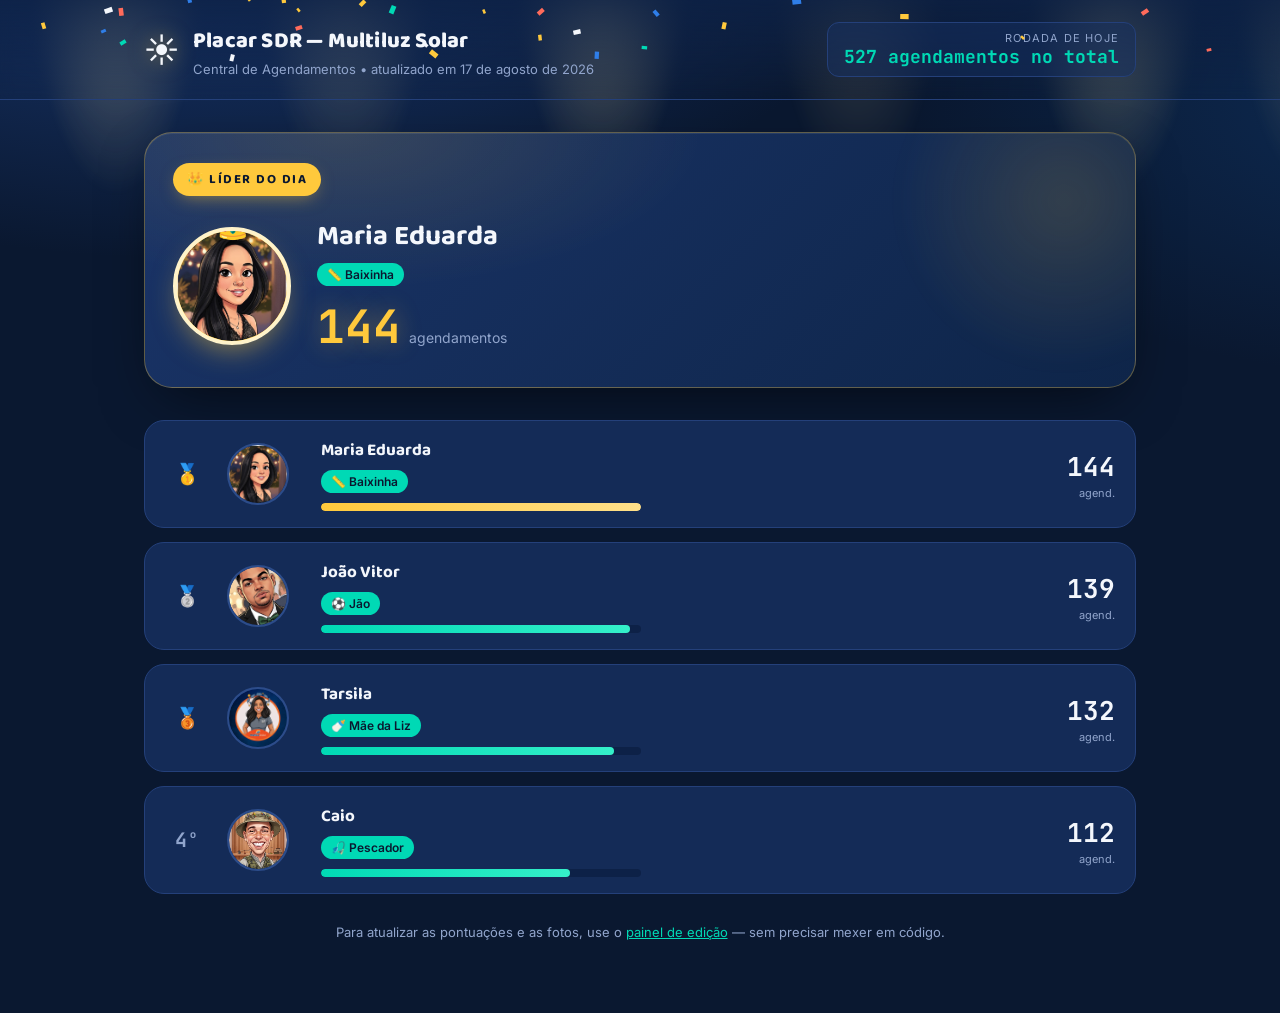
<file: index.html>
<!DOCTYPE html>
<html lang="pt-BR">
<head>
<meta charset="UTF-8">
<meta name="viewport" content="width=device-width, initial-scale=1.0">
<title>Ranking SDR • Multiluz Solar</title>
<link rel="preconnect" href="https://fonts.googleapis.com">
<link rel="preconnect" href="https://fonts.gstatic.com" crossorigin>
<link href="https://fonts.googleapis.com/css2?family=Baloo+2:wght@500;700;800&family=Inter:wght@400;500;600;700&family=JetBrains+Mono:wght@600;700&display=swap" rel="stylesheet">
<link rel="stylesheet" href="style.css">
</head>
<body>

<div class="stadium-lights" aria-hidden="true">
<span></span><span></span><span></span><span></span><span></span><span></span>
</div>

<header class="topbar">
<div class="topbar-inner">
<div class="brand">
<span class="brand-mark">☀️</span>
<div>
<h1>Placar SDR — Multiluz Solar</h1>
<p id="updated-label">Central de Agendamentos</p>
</div>
</div>
<div class="scoreboard-clock">
<span class="clock-label">Rodada de hoje</span>
<span class="clock-value" id="round-count">0 agendamentos</span>
</div>
</div>
</header>

<main>
<section class="leader-spotlight" id="leader-spotlight" aria-live="polite">
<!-- filled by JS -->
</section>

<section class="board" id="board" aria-label="Ranking dos SDRs">
<!-- filled by JS -->
</section>

<footer class="footnote">
<p>Para atualizar as pontuações e as fotos, use o <a href="admin.html">painel de edição</a> — sem precisar mexer em código.</p>
</footer>
</main>

<canvas id="confetti-canvas" aria-hidden="true"></canvas>

<script src="script.js"></script>
</body>
</html>
</file>
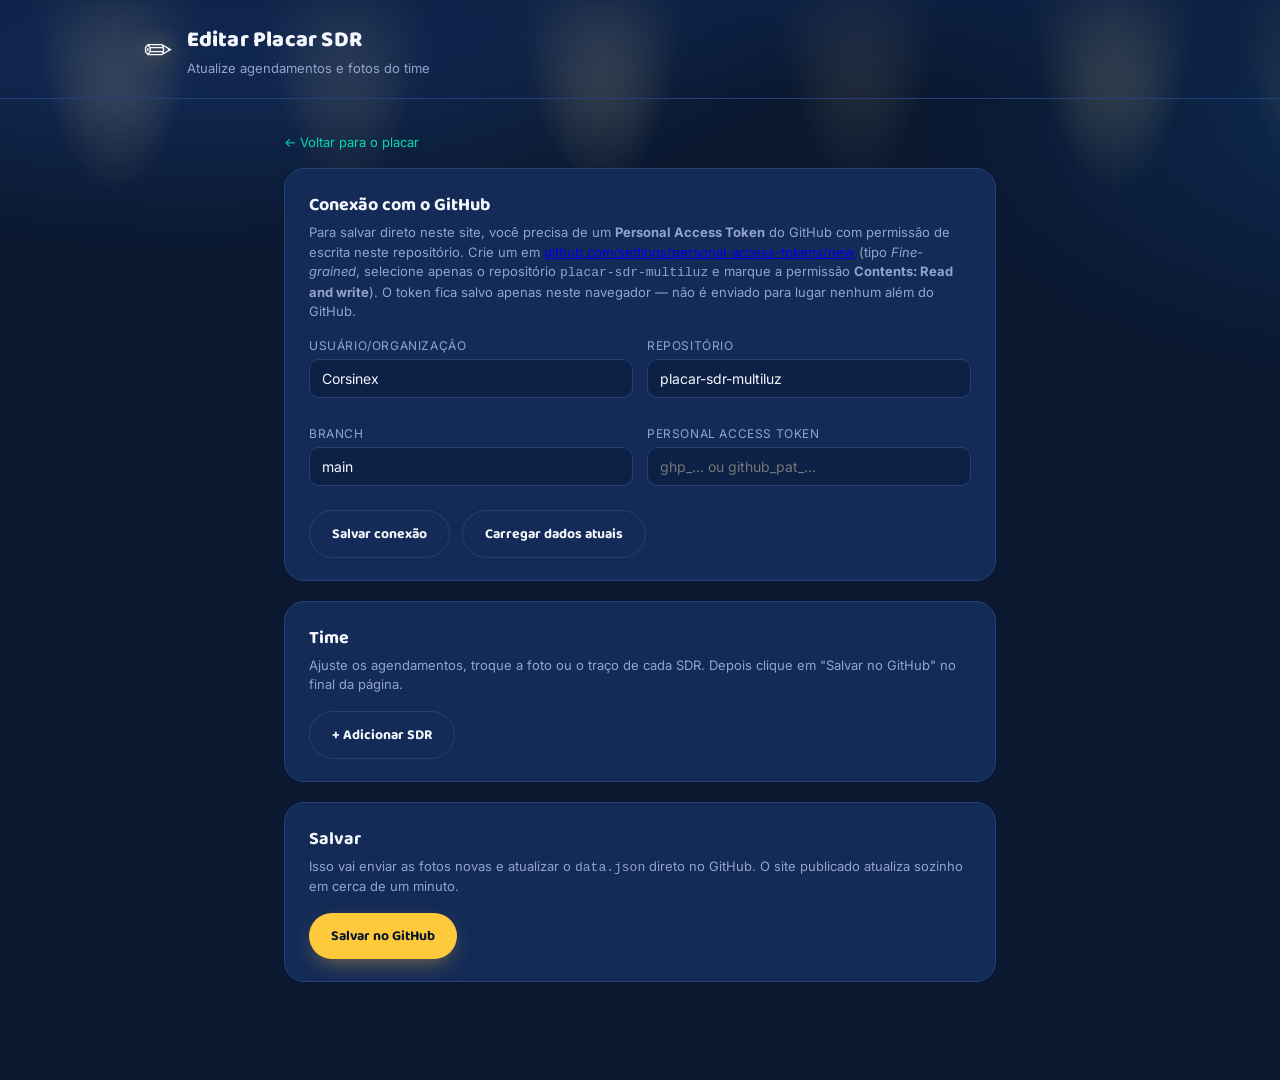
<file: admin.html>
<!DOCTYPE html>
<html lang="pt-BR">
<head>
<meta charset="UTF-8">
<meta name="viewport" content="width=device-width, initial-scale=1.0">
<title>Editar Placar SDR • Multiluz Solar</title>
<link rel="preconnect" href="https://fonts.googleapis.com">
<link rel="preconnect" href="https://fonts.gstatic.com" crossorigin>
<link href="https://fonts.googleapis.com/css2?family=Baloo+2:wght@500;700;800&family=Inter:wght@400;500;600;700&family=JetBrains+Mono:wght@600;700&display=swap" rel="stylesheet">
<link rel="stylesheet" href="style.css">
</head>
<body>

<div class="stadium-lights" aria-hidden="true">
<span></span><span></span><span></span><span></span><span></span><span></span>
</div>

<header class="topbar">
<div class="topbar-inner">
<div class="brand">
<span class="brand-mark">✏️</span>
<div>
<h1>Editar Placar SDR</h1>
<p id="updated-label">Atualize agendamentos e fotos do time</p>
</div>
</div>
</div>
</header>

<main class="admin-wrap">
<a class="admin-top-link" href="index.html">&larr; Voltar para o placar</a>

<section class="admin-panel">
<h2>Conexão com o GitHub</h2>
<p class="hint">
Para salvar direto neste site, você precisa de um <strong>Personal Access Token</strong> do GitHub com
permissão de escrita neste repositório. Crie um em
<a href="https://github.com/settings/personal-access-tokens/new" target="_blank" rel="noopener">github.com/settings/personal-access-tokens/new</a>
(tipo <em>Fine-grained</em>, selecione apenas o repositório <code>placar-sdr-multiluz</code> e marque a permissão
<strong>Contents: Read and write</strong>). O token fica salvo apenas neste navegador — não é enviado para
lugar nenhum além do GitHub.
</p>
<div class="admin-grid">
<div class="admin-field">
<label for="cfg-owner">Usuário/organização</label>
<input type="text" id="cfg-owner" placeholder="Corsinex">
</div>
<div class="admin-field">
<label for="cfg-repo">Repositório</label>
<input type="text" id="cfg-repo" placeholder="placar-sdr-multiluz">
</div>
<div class="admin-field">
<label for="cfg-branch">Branch</label>
<input type="text" id="cfg-branch" placeholder="main">
</div>
<div class="admin-field">
<label for="cfg-token">Personal Access Token</label>
<input type="password" id="cfg-token" placeholder="ghp_... ou github_pat_...">
</div>
</div>
<div class="admin-actions">
<button class="btn btn-secondary" id="btn-save-config">Salvar conexão</button>
<button class="btn btn-secondary" id="btn-load">Carregar dados atuais</button>
</div>
<div class="admin-status" id="config-status"></div>
</section>

<section class="admin-panel">
<h2>Time</h2>
<p class="hint">Ajuste os agendamentos, troque a foto ou o traço de cada SDR. Depois clique em "Salvar no GitHub" no final da página.</p>
<div id="sdr-list"></div>
<button class="btn btn-secondary" id="btn-add-sdr">+ Adicionar SDR</button>
</section>

<section class="admin-panel">
<h2>Salvar</h2>
<p class="hint">Isso vai enviar as fotos novas e atualizar o <code>data.json</code> direto no GitHub. O site publicado atualiza sozinho em cerca de um minuto.</p>
<div class="admin-actions">
<button class="btn btn-primary" id="btn-save">Salvar no GitHub</button>
</div>
<div class="admin-status" id="save-status"></div>
</section>
</main>

<script>
// ---------------------------------------------------------
// Painel administrativo: edita data.json e envia fotos
// direto para o repositório via API do GitHub.
// Nada disso roda em servidor — tudo acontece no seu navegador,
// usando o token que você cola no campo acima.
// ---------------------------------------------------------

const AVATAR_OPTIONS = [
  { value: "baixinha", label: "📏 Baixinha" },
  { value: "mamae", label: "🍼 Mamãe coruja" },
  { value: "futebol", label: "⚽ Futebol (ruim de bola)" },
  { value: "pescador", label: "🎣 Pescador" }
];

const CONFIG_KEY = "placarSdrAdminConfig";
let currentData = null;     // { atualizadoEm, sdrs: [...] }
let currentSha = null;      // sha do data.json carregado
let pendingPhotos = {};     // { sdrIndex: File }

function loadConfig(){
  try{
    const raw = localStorage.getItem(CONFIG_KEY);
    if(!raw) return {};
    return JSON.parse(raw);
  }catch(e){ return {}; }
}

function saveConfig(cfg){
  localStorage.setItem(CONFIG_KEY, JSON.stringify(cfg));
}

function getConfigFromForm(){
  return {
    owner: document.getElementById('cfg-owner').value.trim(),
    repo: document.getElementById('cfg-repo').value.trim(),
    branch: document.getElementById('cfg-branch').value.trim() || 'main',
    token: document.getElementById('cfg-token').value.trim()
  };
}

function fillConfigForm(cfg){
  document.getElementById('cfg-owner').value = cfg.owner || 'Corsinex';
  document.getElementById('cfg-repo').value = cfg.repo || 'placar-sdr-multiluz';
  document.getElementById('cfg-branch').value = cfg.branch || 'main';
  document.getElementById('cfg-token').value = cfg.token || '';
}

function setStatus(elId, kind, message){
  const el = document.getElementById(elId);
  el.className = 'admin-status show ' + kind;
  el.textContent = message;
}

function clearStatus(elId){
  const el = document.getElementById(elId);
  el.className = 'admin-status';
  el.textContent = '';
}

function ghHeaders(token){
  const headers = {
    'Accept': 'application/vnd.github+json'
  };
  if(token) headers['Authorization'] = 'Bearer ' + token;
  return headers;
}

function slugify(text){
  return (text || '')
    .toString()
    .normalize('NFD').replace(/[̀-ͯ]/g, '')
    .toLowerCase()
    .trim()
    .replace(/[^a-z0-9]+/g, '-')
    .replace(/(^-|-$)/g, '') || ('sdr-' + Math.random().toString(36).slice(2, 7));
}

async function ghGetFile(cfg, path){
  const url = `https://api.github.com/repos/${cfg.owner}/${cfg.repo}/contents/${encodeURIComponent(path)}?ref=${encodeURIComponent(cfg.branch)}`;
  const res = await fetch(url, { headers: ghHeaders(cfg.token) });
  if(res.status === 404) return null;
  if(!res.ok) throw new Error(`Erro ao ler ${path}: ${res.status} ${await res.text()}`);
  return res.json();
}

async function ghPutFile(cfg, path, base64Content, message, sha){
  const url = `https://api.github.com/repos/${cfg.owner}/${cfg.repo}/contents/${encodeURIComponent(path)}`;
  const body = {
    message,
    content: base64Content,
    branch: cfg.branch
  };
  if(sha) body.sha = sha;
  const res = await fetch(url, {
    method: 'PUT',
    headers: { ...ghHeaders(cfg.token), 'Content-Type': 'application/json' },
    body: JSON.stringify(body)
  });
  if(!res.ok) throw new Error(`Erro ao salvar ${path}: ${res.status} ${await res.text()}`);
  return res.json();
}

function fileToBase64(file){
  return new Promise((resolve, reject) => {
    const reader = new FileReader();
    reader.onload = () => {
      const result = reader.result; // [data-uri]
      const base64 = result.split(',')[1];
      resolve(base64);
    };
    reader.onerror = reject;
    reader.readAsDataURL(file);
  });
}

function avatarPreviewMarkup(sdr){
  if(sdr._previewUrl){
    return `<img src="${sdr._previewUrl}" alt="">`;
  }
  if(sdr.foto){
    return `<img src="${sdr.foto}" alt="" onerror="this.style.display='none'">`;
  }
  const emoji = { baixinha: '📏', mamae: '🍼', futebol: '⚽', pescador: '🎣' }[sdr.avatar] || '✨';
  return `<span style="font-size:28px">${emoji}</span>`;
}

function renderSdrList(){
  const list = document.getElementById('sdr-list');
  list.innerHTML = currentData.sdrs.map((sdr, i) => `
    <div class="sdr-card" data-index="${i}">
      <div>
        <div class="sdr-photo-preview" id="preview-${i}">${avatarPreviewMarkup(sdr)}</div>
        <div class="sdr-photo-input">
          <input type="file" accept="image/*" data-index="${i}" class="photo-input">
        </div>
      </div>
      <div>
        <div class="admin-grid">
          <div class="admin-field">
            <label>Nome</label>
            <input type="text" class="field-nome" data-index="${i}" value="${(sdr.nome || '').replace(/"/g,'&quot;')}">
          </div>
          <div class="admin-field">
            <label>Agendamentos</label>
            <input type="number" min="0" class="field-agendamentos" data-index="${i}" value="${sdr.agendamentos ?? 0}">
          </div>
        </div>
        <div class="admin-field">
          <label>Traço / apelido</label>
          <input type="text" class="field-traco" data-index="${i}" value="${(sdr.traco || '').replace(/"/g,'&quot;')}">
        </div>
        <div class="admin-field">
          <label>Estilo do avatar (usado quando não há foto, e na animação)</label>
          <select class="field-avatar" data-index="${i}">
            ${AVATAR_OPTIONS.map(o => `<option value="${o.value}" ${o.value === sdr.avatar ? 'selected' : ''}>$${o.label}</option>`).join('')}
          </select>
        </div>
        <div class="admin-actions">
          <button class="btn btn-secondary btn-remove-sdr" data-index="${i}" type="button">Remover</button>
        </div>
      </div>
    </div>
  `).join('');

  list.querySelectorAll('.photo-input').forEach(input => {
    input.addEventListener('change', onPhotoChange);
  });
  list.querySelectorAll('.field-nome').forEach(input => {
    input.addEventListener('input', e => {
      currentData.sdrs[+e.target.dataset.index].nome = e.target.value;
    });
  });
  list.querySelectorAll('.field-agendamentos').forEach(input => {
    input.addEventListener('input', e => {
      currentData.sdrs[+e.target.dataset.index].agendamentos = parseInt(e.target.value, 10) || 0;
    });
  });
  list.querySelectorAll('.field-traco').forEach(input => {
    input.addEventListener('input', e => {
      currentData.sdrs[+e.target.dataset.index].traco = e.target.value;
    });
  });
  list.querySelectorAll('.field-avatar').forEach(sel => {
    sel.addEventListener('change', e => {
      currentData.sdrs[+e.target.dataset.index].avatar = e.target.value;
    });
  });
  list.querySelectorAll('.btn-remove-sdr').forEach(btn => {
    btn.addEventListener('click', e => {
      const idx = +e.target.dataset.index;
      currentData.sdrs.splice(idx, 1);
      delete pendingPhotos[idx];
      renderSdrList();
    });
  });
}

function onPhotoChange(e){
  const idx = +e.target.dataset.index;
  const file = e.target.files[0];
  if(!file) return;
  pendingPhotos[idx] = file;
  const reader = new FileReader();
  reader.onload = () => {
    currentData.sdrs[idx]._previewUrl = reader.result;
    document.getElementById(`preview-${idx}`).innerHTML = avatarPreviewMarkup(currentData.sdrs[idx]);
  };
  reader.readAsDataURL(file);
}

async function loadFromGithub(){
  const cfg = getConfigFromForm();
  if(!cfg.owner || !cfg.repo){
    setStatus('config-status', 'err', 'Preencha usuário/organização e repositório.');
    return;
  }
  setStatus('config-status', 'busy', 'Carregando data.json...');
  try{
    const file = await ghGetFile(cfg, 'data.json');
    if(!file){
      throw new Error('data.json não encontrado neste repositório/branch.');
    }
    currentSha = file.sha;
    const jsonText = decodeURIComponent(escape(atob(file.content.replace(/\n/g, ''))));
    currentData = JSON.parse(jsonText);
    currentData.sdrs.forEach(sdr => { sdr._previewUrl = null; });
    pendingPhotos = {};
    renderSdrList();
    setStatus('config-status', 'ok', 'Dados carregados. Faça as alterações e clique em "Salvar no GitHub".');
  }catch(err){
    console.error(err);
    setStatus('config-status', 'err', 'Erro ao carregar: ' + err.message);
  }
}

async function saveToGithub(){
  const cfg = getConfigFromForm();
  if(!cfg.owner || !cfg.repo || !cfg.token){
    setStatus('save-status', 'err', 'Preencha usuário, repositório e token na seção de conexão.');
    return;
  }
  if(!currentData){
    setStatus('save-status', 'err', 'Carregue os dados atuais antes de salvar.');
    return;
  }

  const btn = document.getElementById('btn-save');
  btn.disabled = true;
  setStatus('save-status', 'busy', 'Enviando fotos e atualizando data.json...');

  try{
    // 1. usados ids já existentes, gera slug único para novos SDRs sem id
    const usedIds = new Set(currentData.sdrs.map(s => s.id).filter(Boolean));
    currentData.sdrs.forEach(sdr => {
      if(!sdr.id){
        let base = slugify(sdr.nome);
        let id = base, n = 2;
        while(usedIds.has(id)){ id = `${base}-${n++}`; }
        sdr.id = id;
        usedIds.add(id);
      }
    });

    // 2. envia fotos pendentes
    for(const idxStr of Object.keys(pendingPhotos)){
      const idx = +idxStr;
      const sdr = currentData.sdrs[idx];
      if(!sdr) continue;
      const file = pendingPhotos[idx];
      const ext = (file.name.split('.').pop() || 'jpg').toLowerCase().replace(/[^a-z0-9]/g, '') || 'jpg';
      const path = `fotos/${sdr.id}.${ext}`;
      const base64 = await fileToBase64(file);
      const existing = await ghGetFile(cfg, path);
      await ghPutFile(cfg, path, base64, `Atualiza foto de ${sdr.nome}`, existing ? existing.sha : undefined);
      sdr.foto = path;
    }

    // 3. monta e envia data.json atualizado
    const today = new Date();
    const iso = today.toISOString().slice(0, 10);
    currentData.atualizadoEm = iso;

    const cleanData = {
      atualizadoEm: currentData.atualizadoEm,
      sdrs: currentData.sdrs.map(({ _previewUrl, ...rest }) => rest)
    };
    const jsonText = JSON.stringify(cleanData, null, 2) + '\n';
    const base64Json = btoa(unescape(encodeURIComponent(jsonText)));

    // sha pode ter mudado se o arquivo foi editado em outro lugar; busca de novo por segurança
    const latest = await ghGetFile(cfg, 'data.json');
    const result = await ghPutFile(cfg, 'data.json', base64Json, 'Atualiza pontuações e fotos do placar SDR', latest ? latest.sha : currentSha);
    currentSha = result.content.sha;
    pendingPhotos = {};

    setStatus('save-status', 'ok', 'Salvo! O placar publicado deve atualizar em ~1 minuto.');
  }catch(err){
    console.error(err);
    setStatus('save-status', 'err', 'Erro ao salvar: ' + err.message);
  }finally{
    btn.disabled = false;
  }
}

function addSdr(){
  if(!currentData) currentData = { atualizadoEm: new Date().toISOString().slice(0,10), sdrs: [] };
  currentData.sdrs.push({
    id: '',
    nome: 'Novo SDR',
    traco: '',
    avatar: 'baixinha',
    foto: '',
    agendamentos: 0,
    _previewUrl: null
  });
  renderSdrList();
}

document.getElementById('btn-save-config').addEventListener('click', () => {
  const cfg = getConfigFromForm();
  saveConfig(cfg);
  setStatus('config-status', 'ok', 'Conexão salva neste navegador.');
});
document.getElementById('btn-load').addEventListener('click', loadFromGithub);
document.getElementById('btn-add-sdr').addEventListener('click', addSdr);
document.getElementById('btn-save').addEventListener('click', saveToGithub);

// inicialização
fillConfigForm(loadConfig());
</script>
</body>
</html>
</file>
<file: style.css>
:root{
--navy-deep: #0a1830;
--navy: #0f2247;
--navy-card: #142b57;
--navy-card-2: #17306280;
--gold: #ffc93c;
--gold-dim: #ffc93c33;
--teal: #00d9b5;
--coral: #ff6b5b;
--white: #f4f7fc;
--muted: #91a5cc;
--line: #24407a;
--radius: 20px;
--font-display: 'Baloo 2', system-ui, sans-serif;
--font-body: 'Inter', system-ui, sans-serif;
--font-mono: 'JetBrains Mono', monospace;
}
*{ box-sizing: border-box; }
@media (prefers-reduced-motion: reduce){
*, *::before, *::after{
animation-duration: 0.001ms !important;
animation-iteration-count: 1 !important;
transition-duration: 0.001ms !important;
}
}
html, body{
margin:0;
min-height:100vh;
background:
radial-gradient(1200px 600px at 15% -10%, #1a3a75 0%, transparent 60%),
radial-gradient(900px 500px at 110% 10%, #0d2a52 0%, transparent 55%),
var(--navy-deep);
color: var(--white);
font-family: var(--font-body);
overflow-x: hidden;
}
.stadium-lights{
position: fixed;
inset: 0 0 auto 0;
height: 220px;
pointer-events: none;
z-index: 0;
opacity: 0.55;
}
.stadium-lights span{
position: absolute;
top: -60px;
width: 180px;
height: 260px;
background: radial-gradient(ellipse at top, #ffe9a3aa, transparent 70%);
filter: blur(2px);
transform-origin: top center;
animation: sway 7s ease-in-out infinite;
}
.stadium-lights span:nth-child(1){ left: 2%; animation-delay: 0s; }
.stadium-lights span:nth-child(2){ left: 20%; animation-delay: .6s; opacity:.7;}
.stadium-lights span:nth-child(3){ left: 40%; animation-delay: 1.2s; }
.stadium-lights span:nth-child(4){ left: 60%; animation-delay: .3s; opacity:.6;}
.stadium-lights span:nth-child(5){ left: 80%; animation-delay: .9s; }
.stadium-lights span:nth-child(6){ left: 96%; animation-delay: .2s; opacity:.7;}
@keyframes sway{
0%,100%{ transform: rotate(-4deg); }
50%{ transform: rotate(4deg); }
}
.topbar{
position: relative;
z-index: 2;
border-bottom: 1px solid var(--line);
background: linear-gradient(180deg, #0d2145cc, transparent);
backdrop-filter: blur(6px);
}
.topbar-inner{
max-width: 1040px;
margin: 0 auto;
padding: 22px 24px;
display:flex;
align-items:center;
justify-content: space-between;
gap: 16px;
flex-wrap: wrap;
}
.brand{ display:flex; align-items:center; gap:14px; }
.brand-mark{
font-size: 34px;
filter: drop-shadow(0 0 10px #ffc93c88);
animation: pulse-sun 3.2s ease-in-out infinite;
}
@keyframes pulse-sun{
0%,100%{ transform: scale(1) rotate(0deg); }
50%{ transform: scale(1.12) rotate(12deg); }
}
h1{
font-family: var(--font-display);
font-weight: 800;
font-size: 22px;
margin: 0;
letter-spacing: .2px;
}
#updated-label{
margin: 2px 0 0;
font-size: 13px;
color: var(--muted);
}
.scoreboard-clock{
display:flex;
flex-direction: column;
align-items: flex-end;
padding: 8px 16px;
border: 1px solid var(--line);
border-radius: 12px;
background: var(--navy-card-2);
}
.clock-label{
font-size: 11px;
text-transform: uppercase;
letter-spacing: 1.2px;
color: var(--muted);
}
.clock-value{
font-family: var(--font-mono);
font-weight: 700;
font-size: 18px;
color: var(--teal);
}
main{
position: relative;
z-index: 1;
max-width: 1040px;
margin: 0 auto;
padding: 32px 24px 60px;
}
.leader-spotlight{
position: relative;
border-radius: 28px;
padding: 30px 28px;
margin-bottom: 32px;
background:
radial-gradient(600px 260px at 20% 0%, #ffc93c22, transparent 60%),
linear-gradient(135deg, #1a3468, #0e2549);
border: 1px solid #ffc93c55;
box-shadow: 0 20px 60px -20px #000a, inset 0 1px 0 #ffffff14;
overflow: hidden;
}
.leader-spotlight::before{
content: "";
position: absolute;
inset: -40% -10% auto auto;
width: 340px; height: 340px;
background: radial-gradient(circle, #ffc93c26, transparent 70%);
filter: blur(10px);
}
.leader-tag{
display:inline-flex;
align-items:center;
gap: 8px;
font-family: var(--font-display);
font-weight: 700;
font-size: 13px;
letter-spacing: 1.5px;
text-transform: uppercase;
color: var(--navy-deep);
background: var(--gold);
padding: 6px 14px;
border-radius: 999px;
margin-bottom: 18px;
box-shadow: 0 6px 18px -6px #ffc93c88;
}
.leader-row{
display:flex;
align-items: center;
gap: 26px;
flex-wrap: wrap;
}
.leader-avatar-wrap{
flex: 0 0 auto;
width: 118px; height: 118px;
border-radius: 50%;
background: linear-gradient(160deg,#ffe08a,#ffc93c);
display:flex; align-items:center; justify-content:center;
border: 4px solid #fff3c9;
box-shadow: 0 12px 30px -10px #ffc93c99;
position: relative;
overflow: hidden;
}
.leader-avatar-wrap svg{ width: 82px; height: 82px; }
.crown{
position:absolute;
top: -26px; left: 50%;
transform: translateX(-50%);
font-size: 30px;
animation: bob 2.4s ease-in-out infinite;
filter: drop-shadow(0 4px 6px #0006);
z-index: 2;
}
@keyframes bob{
0%,100%{ transform: translateX(-50%) translateY(0) rotate(-6deg); }
50%{ transform: translateX(-50%) translateY(-6px) rotate(6deg); }
}
.leader-info h2{
font-family: var(--font-display);
font-size: 28px;
margin: 0 0 4px;
}
.leader-info .trait-chip{ margin-bottom: 10px; }
.leader-score{
display:flex;
align-items: baseline;
gap: 8px;
}
.leader-score .num{
font-family: var(--font-mono);
font-weight: 700;
font-size: 46px;
color: var(--gold);
text-shadow: 0 0 24px #ffc93c66;
}
.leader-score .label{
color: var(--muted);
font-size: 14px;
}
.board{
display:flex;
flex-direction: column;
gap: 14px;
}
.card{
display:grid;
grid-template-columns: 44px 76px 1fr auto;
align-items: center;
gap: 18px;
background: var(--navy-card);
border: 1px solid var(--line);
border-radius: var(--radius);
padding: 16px 20px;
opacity: 0;
transform: translateY(14px);
animation: rise .6s ease forwards;
}
@keyframes rise{
to{ opacity: 1; transform: translateY(0); }
}
.rank-num{
font-family: var(--font-mono);
font-weight: 700;
font-size: 20px;
color: var(--muted);
text-align: center;
}
.card.rank-2 .rank-num{ color: #d7dee9; }
.card.rank-3 .rank-num{ color: #e3a25f; }
.avatar-wrap{
width: 62px; height: 62px;
border-radius: 50%;
background: linear-gradient(160deg, #1e3f7c, #16305f);
border: 2px solid #2c4c8a;
display:flex; align-items:center; justify-content:center;
overflow: hidden;
position: relative;
}
.avatar-wrap svg{ width: 44px; height: 44px; }

/* fotos reais dos SDRs */
.avatar-photo{
width: 100%;
height: 100%;
object-fit: cover;
border-radius: 50%;
display: block;
}

.card-info h3{
font-family: var(--font-display);
font-size: 17px;
margin: 0 0 6px;
font-weight: 700;
}
.trait-chip{
display:inline-flex;
align-items:center;
gap:6px;
font-size: 12px;
color: var(--navy-deep);
background: var(--teal);
padding: 4px 10px;
border-radius: 999px;
font-weight: 600;
}
.bar-track{
margin-top: 10px;
height: 8px;
border-radius: 999px;
background: #0d2147;
overflow: hidden;
max-width: 320px;
}
.bar-fill{
height: 100%;
border-radius: 999px;
width: 0%;
background: linear-gradient(90deg, var(--teal), #35f0c9);
transition: width 1.1s cubic-bezier(.2,.8,.2,1);
}
.card.rank-1 .bar-fill{ background: linear-gradient(90deg, var(--gold), #ffe08a); }
.card-score{
text-align: right;
}
.card-score .num{
font-family: var(--font-mono);
font-weight: 700;
font-size: 26px;
color: var(--white);
}
.card-score .label{
display:block;
font-size: 11px;
color: var(--muted);
margin-top: 2px;
}

/* ---------- avatar personality animations (avatar cartoon, quando não há foto) ---------- */
.anim-baixinha{ animation: hop 1.8s ease-in-out infinite; transform-origin: bottom center; }
@keyframes hop{
0%,100%{ transform: translateY(0); }
50%{ transform: translateY(-7px); }
}
.anim-mamae .rattle{ animation: shake 1.4s ease-in-out infinite; transform-origin: 70% 30%; }
@keyframes shake{
0%,100%{ transform: rotate(0deg); }
25%{ transform: rotate(-14deg); }
75%{ transform: rotate(14deg); }
}
.anim-futebol .ball{ animation: kicked 2.6s ease-in-out infinite; }
@keyframes kicked{
0%{ transform: translate(0,0) rotate(0deg); }
30%{ transform: translate(10px,-14px) rotate(120deg); }
55%{ transform: translate(-14px,-4px) rotate(280deg); }
80%{ transform: translate(4px, 6px) rotate(360deg); }
100%{ transform: translate(0,0) rotate(400deg); }
}
.anim-pescador .rod-tip{ animation: fish-bob 1.6s ease-in-out infinite; transform-origin: bottom left; }
@keyframes fish-bob{
0%,100%{ transform: rotate(0deg); }
50%{ transform: rotate(-10deg); }
}

/* ---------- animações no próprio círculo (funcionam também com foto real) ---------- */
.avatar-wrap.trait-baixinha, .leader-avatar-wrap.trait-baixinha{
animation: hop 1.8s ease-in-out infinite;
}
.avatar-wrap.trait-mamae, .leader-avatar-wrap.trait-mamae{
animation: wiggle 1.6s ease-in-out infinite;
}
.avatar-wrap.trait-futebol, .leader-avatar-wrap.trait-futebol{
animation: kick-bounce 2s ease-in-out infinite;
}
.avatar-wrap.trait-pescador, .leader-avatar-wrap.trait-pescador{
animation: fish-wobble 2.2s ease-in-out infinite;
}
@keyframes wiggle{
0%,100%{ transform: rotate(0deg); }
25%{ transform: rotate(-6deg); }
75%{ transform: rotate(6deg); }
}
@keyframes kick-bounce{
0%,100%{ transform: scale(1) translateY(0); }
40%{ transform: scale(0.96,1.04) translateY(-4px); }
60%{ transform: scale(1.04,0.96) translateY(2px); }
}
@keyframes fish-wobble{
0%,100%{ transform: rotate(0deg); }
50%{ transform: rotate(-5deg) translateY(-2px); }
}

.footnote{
margin-top: 30px;
text-align: center;
color: var(--muted);
font-size: 13px;
}
.footnote code{
background: #0d2147;
padding: 2px 8px;
border-radius: 6px;
color: var(--teal);
}
.footnote a{
color: var(--teal);
}
#confetti-canvas{
position: fixed;
inset: 0;
pointer-events: none;
z-index: 5;
}
@media (max-width: 560px){
.card{ grid-template-columns: 30px 54px 1fr; row-gap: 10px; }
.card-score{ grid-column: 2 / -1; text-align: left; display:flex; align-items:baseline; gap:8px; }
.leader-row{ gap: 16px; }
.leader-score .num{ font-size: 36px; }
}

/* ---------- painel admin (admin.html) ---------- */
.admin-wrap{
max-width: 760px;
margin: 0 auto;
padding: 32px 24px 80px;
position: relative;
z-index: 1;
}
.admin-panel{
background: var(--navy-card);
border: 1px solid var(--line);
border-radius: var(--radius);
padding: 22px 24px;
margin-bottom: 20px;
}
.admin-panel h2{
font-family: var(--font-display);
margin: 0 0 4px;
font-size: 18px;
}
.admin-panel p.hint{
margin: 0 0 16px;
color: var(--muted);
font-size: 13px;
line-height: 1.5;
}
.admin-field{
margin-bottom: 14px;
}
.admin-field label{
display:block;
font-size: 12px;
color: var(--muted);
margin-bottom: 6px;
text-transform: uppercase;
letter-spacing: .6px;
}
.admin-field input[type="text"],
.admin-field input[type="password"],
.admin-field input[type="number"]{
width: 100%;
background: #0d2147;
border: 1px solid var(--line);
color: var(--white);
padding: 10px 12px;
border-radius: 10px;
font-family: var(--font-body);
font-size: 14px;
}
.admin-field input:focus{
outline: 2px solid var(--teal);
outline-offset: 1px;
}
.admin-grid{
display:grid;
grid-template-columns: 1fr 1fr;
gap: 14px;
}
.sdr-card{
display:grid;
grid-template-columns: 72px 1fr;
gap: 16px;
background: var(--navy-card);
border: 1px solid var(--line);
border-radius: var(--radius);
padding: 18px;
margin-bottom: 16px;
align-items: start;
}
.sdr-photo-preview{
width: 72px; height: 72px;
border-radius: 50%;
background: linear-gradient(160deg, #1e3f7c, #16305f);
border: 2px solid #2c4c8a;
overflow: hidden;
display:flex; align-items:center; justify-content:center;
}
.sdr-photo-preview img{
width: 100%; height: 100%; object-fit: cover;
}
.sdr-photo-preview svg{ width: 50px; height: 50px; }
.sdr-photo-input{
margin-top: 8px;
font-size: 12px;
color: var(--muted);
}
.btn{
font-family: var(--font-display);
font-weight: 700;
border: none;
border-radius: 999px;
padding: 12px 22px;
cursor: pointer;
font-size: 14px;
}
.btn-primary{
background: var(--gold);
color: var(--navy-deep);
box-shadow: 0 8px 22px -8px #ffc93c88;
}
.btn-primary:disabled{
opacity: .5;
cursor: not-allowed;
}
.btn-secondary{
background: transparent;
border: 1px solid var(--line);
color: var(--white);
}
.admin-actions{
display:flex;
gap: 12px;
align-items: center;
flex-wrap: wrap;
margin-top: 10px;
}
.admin-status{
margin-top: 14px;
font-size: 13px;
padding: 10px 14px;
border-radius: 10px;
display: none;
}
.admin-status.show{ display:block; }
.admin-status.ok{ background: #0f3d2e; color: #6ee7b7; border: 1px solid #1e6b4e; }
.admin-status.err{ background: #3d1414; color: #ff9d90; border: 1px solid #6b1e1e; }
.admin-status.busy{ background: #142b57; color: var(--teal); border: 1px solid var(--line); }
.admin-top-link{
display:inline-block;
margin-bottom: 18px;
color: var(--teal);
font-size: 13px;
text-decoration: none;
}
</file>
